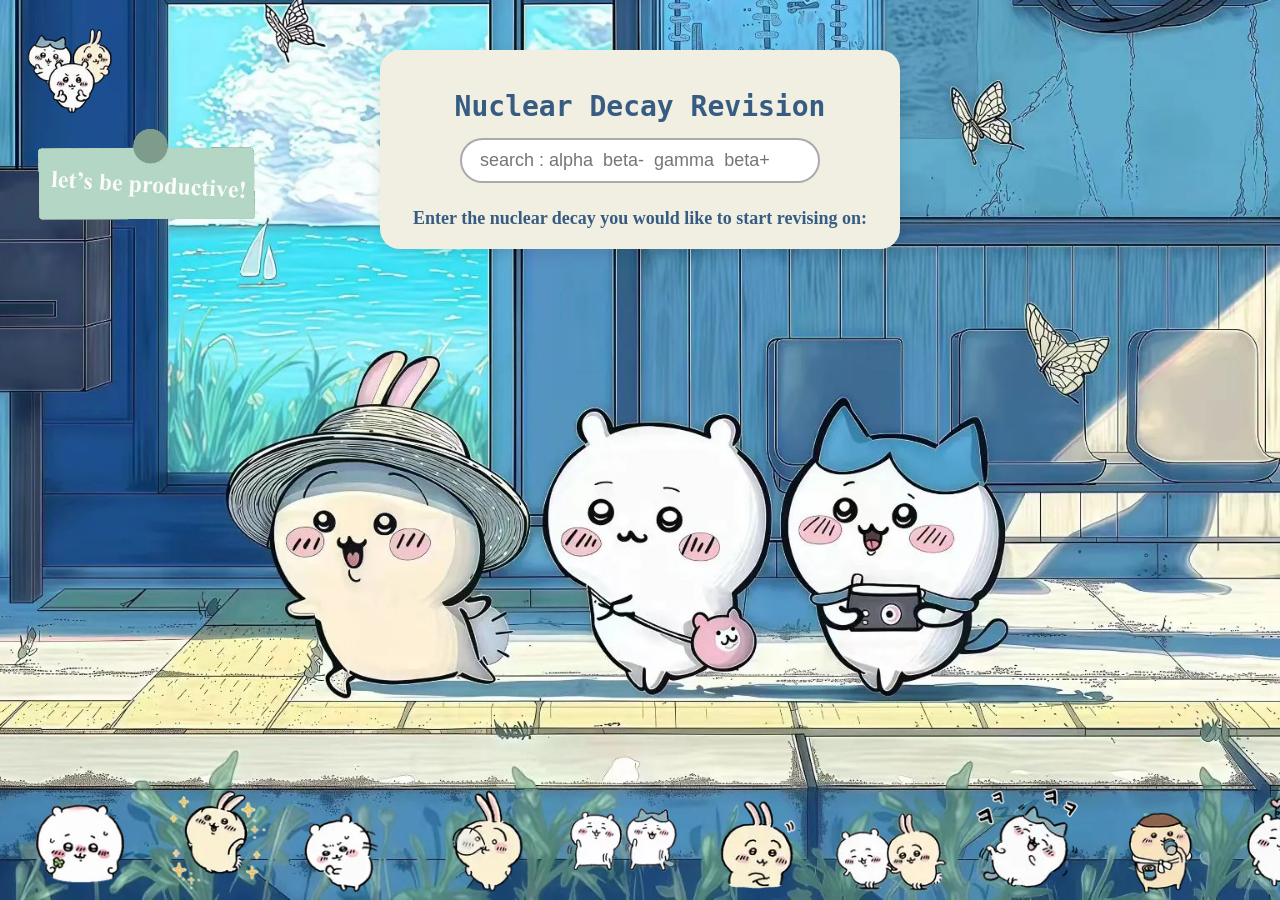
<file: index.html>
<!DOCTYPE html>
<html lang="en">
<head>
  <meta charset="UTF-8">
  <title>Nuclear Decay Revision</title>
  <link rel="stylesheet" href="searchpage.style.css">
</head>
<body>

  <div class="searchpage">

    
    <div class="cloud-rect">
      <h1 class="cloud-title">Nuclear Decay Revision</h1>

      <input
        type="text"
        placeholder="search : alpha  beta-  gamma  beta+"
        class="search-bar"
        id="searchInput"
      >

      
      <h2 class="cloud-subtitle">
        Enter the nuclear decay you would like to start revising on:
      </h2>
    </div>

    
    <div class="left-animation">
      <img src="chiikawa1-copy.webp" alt="copy">
      <img src="usagi1.png" alt="usagi1">
      <img src="chiikawa2.webp" alt="chiikawa2">
      <img src="usagi2.png" alt="usagi2">
      <img src="chiikawa-hachiware.png" alt="chiikawa-hachiware">
      <img src="usagi3.png" alt="usagi three">
      <img src="chiikawa-usagi.png" alt="chiikawa-usagi">
      <img src="hachiware1.png" alt="hachiware1">
      <img src="kuri-manju1.png" alt="kuri-manju1">
      <img src="chiikawa3.png" alt="chiikawa3">
    </div>

    
    <div class="top-left">
      <img src="study-together.png" alt="Chiikawa" class="character" id="chiikawa">
      <div class="quote sticker"><img src="Work With Me Sticker.gif" alt="quotes" ></div>
    </div>

  <script src="script.js"></script>
</body>
</html>
</file>
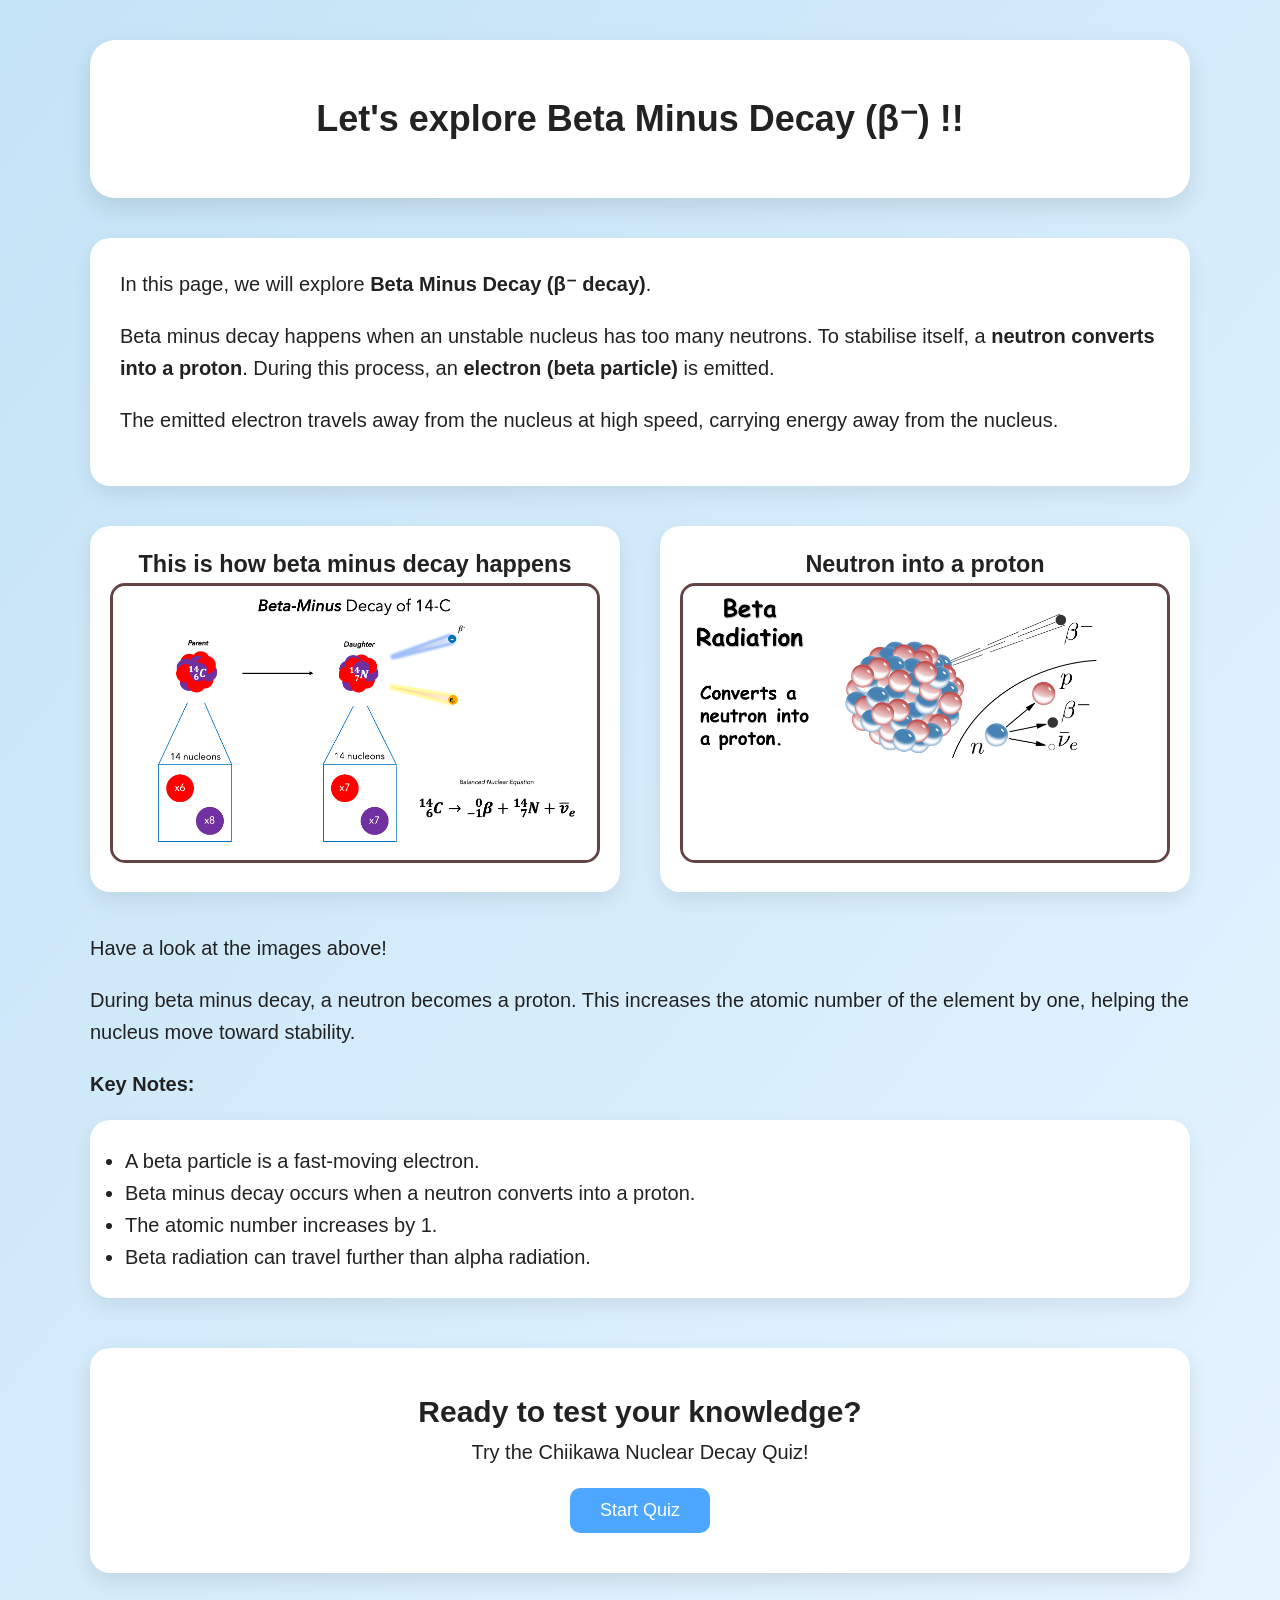
<file: beta minus.html>
<!DOCTYPE html>
<html>
<head>
<meta charset="UTF-8">
<title>Nuclear Physics - Beta Minus Decay</title>
<link rel="stylesheet" href="style.css">
</head>

<body>

<div class="title">
<h1 class="title-text">Let's explore Beta Minus Decay (β⁻) !!</h1>
</div>

<div class="content">

<p>In this page, we will explore <strong>Beta Minus Decay (β⁻ decay)</strong>.</p>

<p>
Beta minus decay happens when an unstable nucleus has too many neutrons.
To stabilise itself, a <strong>neutron converts into a proton</strong>.
During this process, an <strong>electron (beta particle)</strong> is emitted.
</p>

<p>
The emitted electron travels away from the nucleus at high speed,
carrying energy away from the nucleus.
</p>

</div>

<div class="image-row">

<div class="image-box">
<h3>This is how beta minus decay happens</h3>
<img src="beta-1.png">
</div>

<div class="image-box">
<h3>Neutron into a proton</h3>
<img src="beta-2.png">
</div>

</div>

<p>Have a look at the images above!</p>

<p>
During beta minus decay, a neutron becomes a proton.
This increases the atomic number of the element by one,
helping the nucleus move toward stability.
</p>

<p><strong>Key Notes:</strong></p>

<ul>
<li>A beta particle is a fast-moving electron.</li>
<li>Beta minus decay occurs when a neutron converts into a proton.</li>
<li>The atomic number increases by 1.</li>
<li>Beta radiation can travel further than alpha radiation.</li>
</ul>

<div class="quiz-start">
<h2>Ready to test your knowledge?</h2>
<p>Try the Chiikawa Nuclear Decay Quiz!</p>
<button id="startQuiz">Start Quiz</button>
</div>

<div class="quiz-container" id="quizBox">
<h2>Chiikawa Beta Minus Quiz</h2>

<p id="questionNumber"></p>
<p class="question" id="questionText"></p>

<div class="answers" id="answerButtons"></div>

<p id="feedback"></p>
<p class="score">Score: <span id="score">0</span></p>

<div class="chiikawa-box">
<img id="chiikawa" src="loading.gif">
<p id="chiikawaText">Let's try the question!</p>
</div>

</div>

<audio id="goodSound" src="https://www.soundjay.com/human/sounds/applause-01.mp3"></audio>
<audio id="sadSound" src="https://www.soundjay.com/button/sounds/button-10.mp3"></audio>

<script>

const quizQuestions = [

{question:"What particle is emitted during beta minus decay?",answers:["Electron","Positron","Alpha particle","Neutron"],correct:"Electron"},

{question:"In beta minus decay, what does a neutron change into?",answers:["Proton","Electron","Alpha particle","Gamma ray"],correct:"Proton"},

{question:"What is a beta minus particle?",answers:["Positive electron","Negative electron","Neutron","Photon"],correct:"Negative electron"},

{question:"Beta minus decay happens when the nucleus has too many?",answers:["Protons","Neutrons","Electrons","Atoms"],correct:"Neutrons"},

{question:"What happens to the atomic number in beta minus decay?",answers:["Increases by 1","Decreases by 1","Does not change","Increases by 2"],correct:"Increases by 1"},

{question:"What happens to the mass number during beta minus decay?",answers:["Increases","Decreases","Stays the same","Doubles"],correct:"Stays the same"},

{question:"Which equation represents beta minus decay?",answers:["p → n + e⁺","n → p + e⁻","p → n + α","n → p + γ"],correct:"n → p + e⁻"},

{question:"Why does beta minus decay occur?",answers:["To lose electrons","To become more stable","To increase charge","To remove protons"],correct:"To become more stable"},

{question:"Where does beta minus decay occur?",answers:["Electron shell","Nucleus","Outside atom","Energy field"],correct:"Nucleus"},

{question:"What happens to the number of protons after beta minus decay?",answers:["Increases","Decreases","Stays the same","Doubles"],correct:"Increases"}

];

let currentQuestion=0;
let score=0;

const startButton=document.getElementById("startQuiz");
const quizBox=document.getElementById("quizBox");
const questionNumber=document.getElementById("questionNumber");
const questionText=document.getElementById("questionText");
const answerButtons=document.getElementById("answerButtons");
const feedback=document.getElementById("feedback");
const scoreText=document.getElementById("score");
const chiikawa=document.getElementById("chiikawa");
const chiikawaText=document.getElementById("chiikawaText");

startButton.onclick=()=>{
quizBox.style.display="block";
startButton.parentElement.style.display="none";
showQuestion();
};

function showQuestion(){

const current=quizQuestions[currentQuestion];

questionNumber.textContent="Question "+(currentQuestion+1)+" of "+quizQuestions.length;
questionText.textContent=current.question;
answerButtons.innerHTML="";

current.answers.forEach(ans=>{
const button=document.createElement("button");
button.classList.add("answer");
button.textContent=ans;
button.onclick=()=>selectAnswer(ans);
answerButtons.appendChild(button);
});

}

function selectAnswer(answer){

const current=quizQuestions[currentQuestion];
let delay=1500;

if(answer===current.correct){

score++;
scoreText.textContent=score;
feedback.textContent="Correct!";
chiikawa.src="images/happy.webp";
chiikawaText.textContent="Good job!!";

}else{

feedback.textContent="Not quite!";
chiikawa.src="thinking.gif";
chiikawaText.textContent="Oh... try again next time!";
delay=3000;

}

setTimeout(()=>{

currentQuestion++;

if(currentQuestion<quizQuestions.length){

showQuestion();
feedback.textContent="";
chiikawa.src="loading.gif";

}else{

questionText.textContent="Quiz finished! Score: "+score+"/"+quizQuestions.length;
answerButtons.innerHTML="";
chiikawa.src="master.webp";
chiikawaText.textContent="Well done!";

}

},delay);

}

</script>

</body>
</html>
</file>
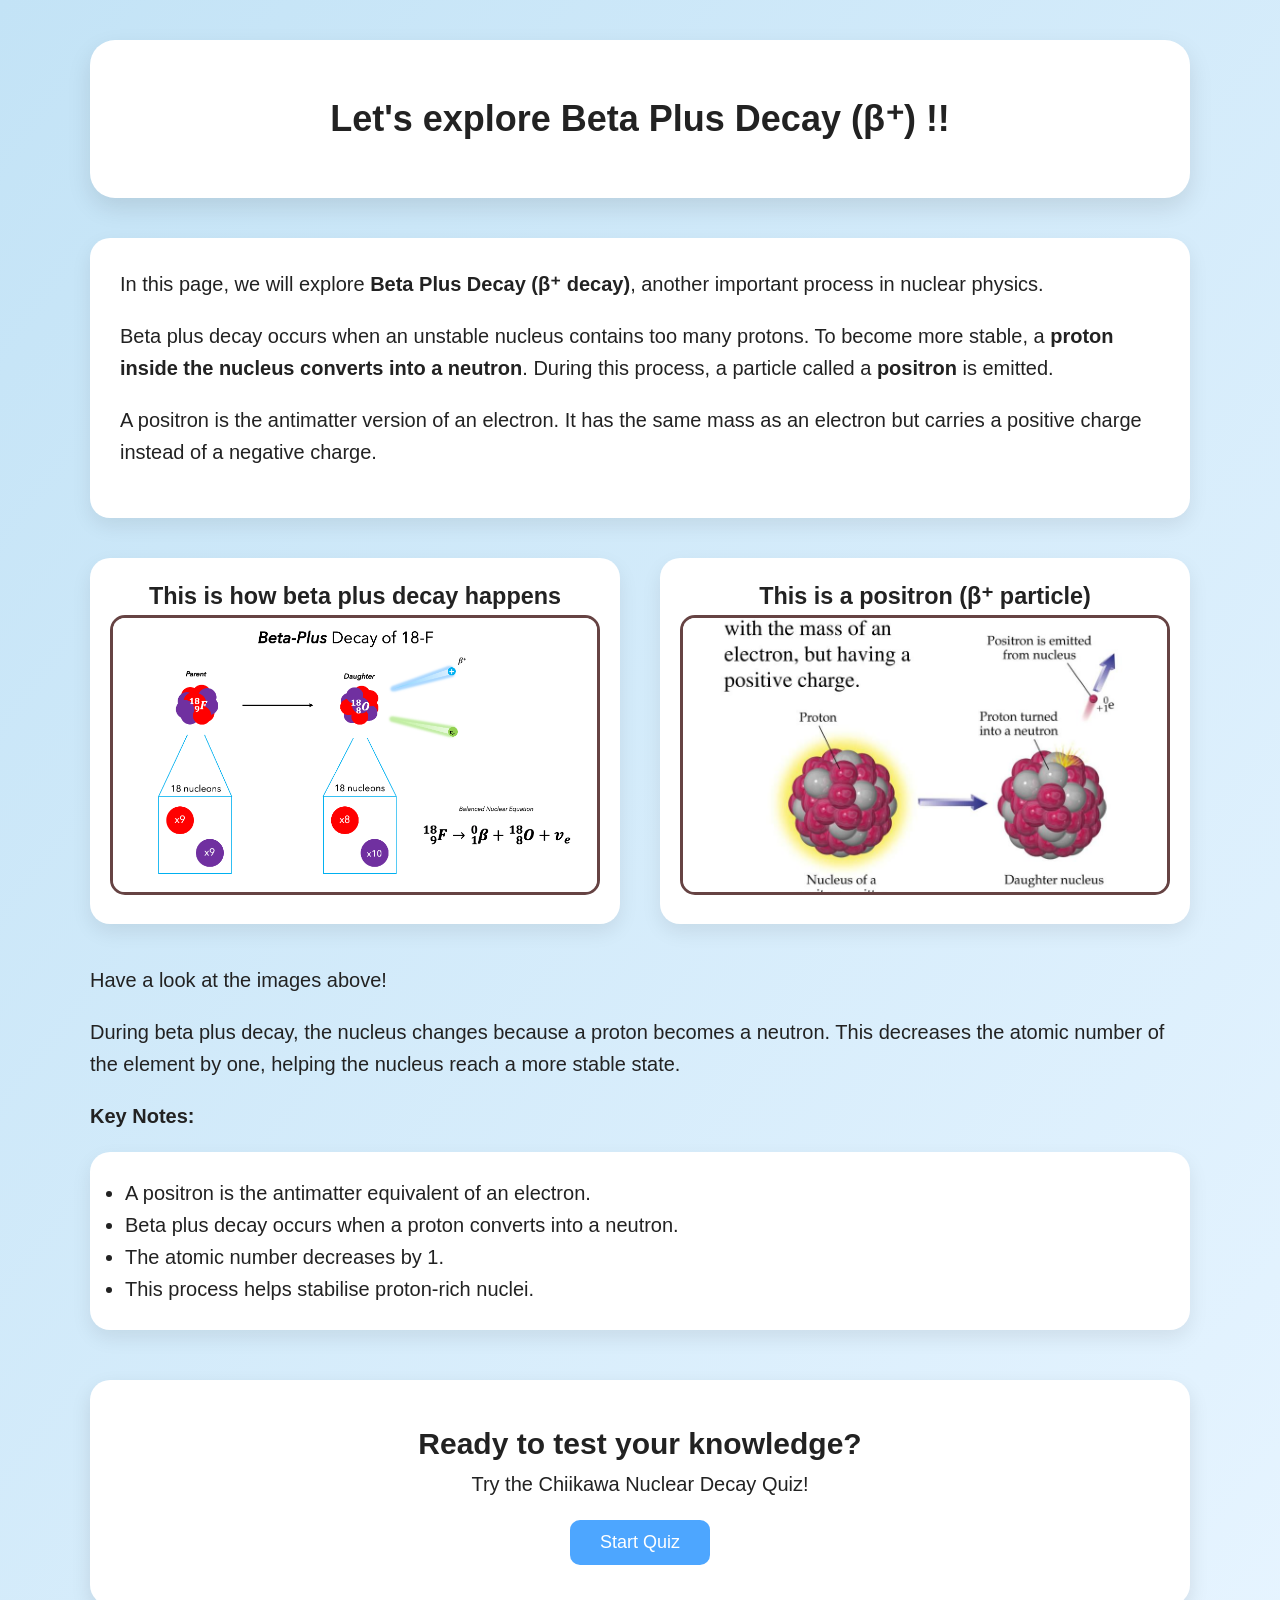
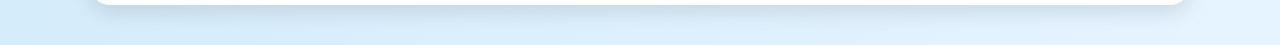
<file: beta plus.html>
<!DOCTYPE html>
<html>
<head>
<meta charset="UTF-8">
<title>Nuclear Physics - Beta Plus Decay</title>
<link rel="stylesheet" href="style.css">
</head>

<body>

<div class="title">
<h1 class="title-text">Let's explore Beta Plus Decay (β⁺) !!</h1>
</div>

<div class="content">

<p>In this page, we will explore <strong>Beta Plus Decay (β⁺ decay)</strong>, another important process in nuclear physics.</p>

<p>
Beta plus decay occurs when an unstable nucleus contains too many protons.
To become more stable, a <strong>proton inside the nucleus converts into a neutron</strong>.
During this process, a particle called a <strong>positron</strong> is emitted.
</p>

<p>
A positron is the antimatter version of an electron. It has the same mass as an
electron but carries a positive charge instead of a negative charge.
</p>

</div>

<div class="image-row">

<div class="image-box">
<h3>This is how beta plus decay happens</h3>
<img src="beta plus 1.png">
</div>

<div class="image-box">
<h3>This is a positron (β⁺ particle)</h3>
<img src="beta plus 2.jpg">
</div>

</div>

<p>Have a look at the images above!</p>

<p>
During beta plus decay, the nucleus changes because a proton becomes a neutron.
This decreases the atomic number of the element by one, helping the nucleus
reach a more stable state.
</p>

<p><strong>Key Notes:</strong></p>

<ul>
<li>A positron is the antimatter equivalent of an electron.</li>
<li>Beta plus decay occurs when a proton converts into a neutron.</li>
<li>The atomic number decreases by 1.</li>
<li>This process helps stabilise proton-rich nuclei.</li>
</ul>


<div class="quiz-start">
<h2>Ready to test your knowledge?</h2>
<p>Try the Chiikawa Nuclear Decay Quiz!</p>
<button id="startQuiz">Start Quiz</button>
</div>

<div class="quiz-container" id="quizBox">
<h2>Chiikawa Beta Plus Quiz</h2>

<p id="questionNumber"></p>
<p class="question" id="questionText"></p>

<div class="answers" id="answerButtons"></div>

<p id="feedback"></p>
<p class="score">Score: <span id="score">0</span></p>

<div class="chiikawa-box">
<img id="chiikawa" src="loading.gif">
<p id="chiikawaText">Let's try the question!</p>
</div>

</div>

<audio id="goodSound" src="https://www.soundjay.com/human/sounds/applause-01.mp3"></audio>
<audio id="sadSound" src="https://www.soundjay.com/button/sounds/button-10.mp3"></audio>

<script>

const quizQuestions = [

{question:"What particle is emitted during beta plus decay?",answers:["Electron","Positron","Alpha particle","Neutron"],correct:"Positron"},

{question:"In beta plus decay, what does a proton change into?",answers:["Neutron","Electron","Alpha particle","Gamma ray"],correct:"Neutron"},

{question:"What is a positron?",answers:["Negative electron","Positive electron","Neutron","Photon"],correct:"Positive electron"},

{question:"Beta plus decay happens when the nucleus has too many?",answers:["Neutrons","Protons","Electrons","Atoms"],correct:"Protons"},

{question:"What happens to the atomic number in beta plus decay?",answers:["Increases by 1","Decreases by 1","Does not change","Increases by 2"],correct:"Decreases by 1"},

{question:"Beta plus decay helps the nucleus become?",answers:["Bigger","More stable","Hotter","Heavier"],correct:"More stable"},

{question:"Which particle is antimatter of the electron?",answers:["Proton","Positron","Neutron","Photon"],correct:"Positron"},

{question:"Beta plus decay occurs inside the?",answers:["Electron shell","Nucleus","Atom cloud","Energy field"],correct:"Nucleus"},

{question:"Which particle changes into a neutron?",answers:["Electron","Proton","Photon","Alpha particle"],correct:"Proton"},

{question:"Why does beta plus decay occur?",answers:["To gain electrons","To become stable","To create energy","To remove neutrons"],correct:"To become stable"}

];

let currentQuestion=0;
let score=0;

const startButton=document.getElementById("startQuiz");
const quizBox=document.getElementById("quizBox");
const questionNumber=document.getElementById("questionNumber");
const questionText=document.getElementById("questionText");
const answerButtons=document.getElementById("answerButtons");
const feedback=document.getElementById("feedback");
const scoreText=document.getElementById("score");
const chiikawa=document.getElementById("chiikawa");
const chiikawaText=document.getElementById("chiikawaText");

startButton.onclick=()=>{
quizBox.style.display="block";
startButton.parentElement.style.display="none";
showQuestion();
};

function showQuestion(){

const current=quizQuestions[currentQuestion];

questionNumber.textContent="Question "+(currentQuestion+1)+" of "+quizQuestions.length;
questionText.textContent=current.question;
answerButtons.innerHTML="";

current.answers.forEach(ans=>{
const button=document.createElement("button");
button.classList.add("answer");
button.textContent=ans;
button.onclick=()=>selectAnswer(ans);
answerButtons.appendChild(button);
});

}

function selectAnswer(answer){

const current=quizQuestions[currentQuestion];
let delay=1500;

if(answer===current.correct){

score++;
scoreText.textContent=score;
feedback.textContent="Correct!";
chiikawa.src="happy.webp";
chiikawaText.textContent="Good job!!";

}else{

feedback.textContent="Not quite!";
chiikawa.src="thinking.gif";
chiikawaText.textContent="Oh... try again next time!";
delay=3000;

}

setTimeout(()=>{

currentQuestion++;

if(currentQuestion<quizQuestions.length){

showQuestion();
feedback.textContent="";
chiikawa.src="loading.gif";

}else{

questionText.textContent="Quiz finished! Score: "+score+"/"+quizQuestions.length;
answerButtons.innerHTML="";
chiikawa.src="master.webp";
chiikawaText.textContent="Well done!";

}

},delay);

}

</script>

</body>
</html>
</file>
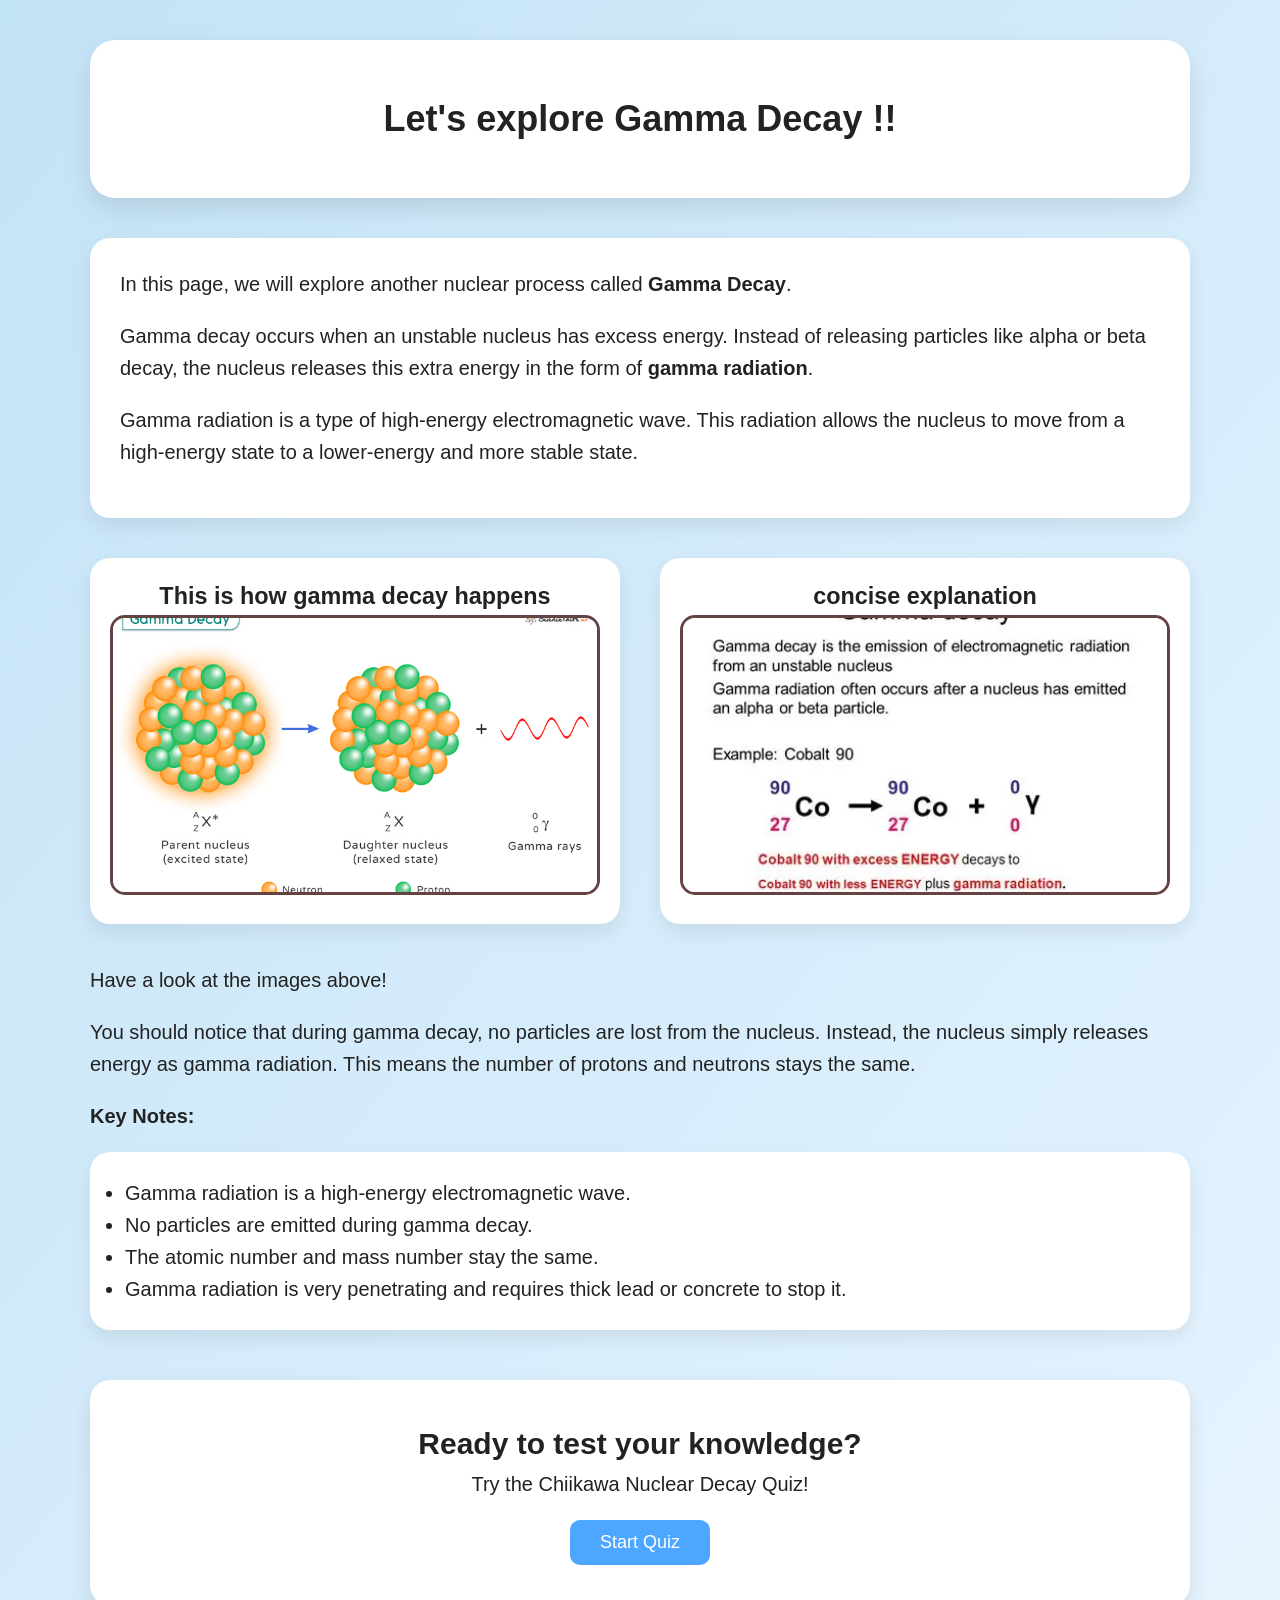
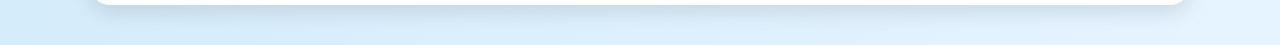
<file: gamma.html>
<!DOCTYPE html>
<html>
<head>
<meta charset="UTF-8">
<title>Nuclear Physics - Gamma Decay</title>
<link rel="stylesheet" href="style.css">
</head>

<body>

<div class="title">
<h1 class="title-text">Let's explore Gamma Decay !!</h1>
</div>

<div class="content">

<p>In this page, we will explore another nuclear process called <strong>Gamma Decay</strong>.</p>

<p>
Gamma decay occurs when an unstable nucleus has excess energy.
Instead of releasing particles like alpha or beta decay, the nucleus
releases this extra energy in the form of <strong>gamma radiation</strong>.
</p>

<p>
Gamma radiation is a type of high-energy electromagnetic wave.
This radiation allows the nucleus to move from a high-energy
state to a lower-energy and more stable state.
</p>

</div>

<div class="image-row">

<div class="image-box">
<h3>This is how gamma decay happens</h3>
<img src="gamma22.jpg">
</div>

<div class="image-box">
<h3>concise explanation</h3>
<img src="gamma11.webp">
</div>

</div>

<p>Have a look at the images above!</p>

<p>
You should notice that during gamma decay, no particles are lost from the
nucleus. Instead, the nucleus simply releases energy as gamma radiation.
This means the number of protons and neutrons stays the same.
</p>

<p><strong>Key Notes:</strong></p>

<ul>
<li>Gamma radiation is a high-energy electromagnetic wave.</li>
<li>No particles are emitted during gamma decay.</li>
<li>The atomic number and mass number stay the same.</li>
<li>Gamma radiation is very penetrating and requires thick lead or concrete to stop it.</li>
</ul>


<div class="quiz-start">

<h2>Ready to test your knowledge?</h2>
<p>Try the Chiikawa Nuclear Decay Quiz!</p>

<button id="startQuiz">Start Quiz</button>

</div>


<div class="quiz-container" id="quizBox">

<h2>Chiikawa Gamma Decay Quiz</h2>

<p id="questionNumber"></p>

<p class="question" id="questionText"></p>

<div class="answers" id="answerButtons"></div>

<p id="feedback"></p>

<p class="score">Score: <span id="score">0</span></p>

<div class="chiikawa-box">

<img id="chiikawa" src="loading.gif">

<p id="chiikawaText">Let's try the question!</p>

</div>

</div>


<audio id="goodSound" src="https://www.soundjay.com/human/sounds/applause-01.mp3"></audio>
<audio id="sadSound" src="https://www.soundjay.com/button/sounds/button-10.mp3"></audio>

<script>

const quizQuestions = [

{
question:"What is emitted during gamma decay?",
answers:["Alpha particle","Electron","Energy as gamma radiation","Neutron"],
correct:"Energy as gamma radiation"
},

{
question:"Gamma radiation is a type of what?",
answers:["Electromagnetic wave","Solid particle","Gas","Liquid"],
correct:"Electromagnetic wave"
},

{
question:"During gamma decay, what happens to the atomic number?",
answers:["Increases","Decreases","Stays the same","Doubles"],
correct:"Stays the same"
},

{
question:"During gamma decay, what happens to the mass number?",
answers:["Increases","Decreases","Stays the same","Disappears"],
correct:"Stays the same"
},

{
question:"Gamma decay happens because the nucleus has too much?",
answers:["Energy","Electrons","Mass","Atoms"],
correct:"Energy"
},

{
question:"Gamma radiation is best described as?",
answers:["High-energy light","Heavy particle","Liquid particle","Gas"],
correct:"High-energy light"
},

{
question:"Which type of radiation is the most penetrating?",
answers:["Alpha","Beta","Gamma","Neutron"],
correct:"Gamma"
},

{
question:"What material is commonly used to stop gamma radiation?",
answers:["Paper","Plastic","Lead","Glass"],
correct:"Lead"
},

{
question:"Gamma decay usually happens after which other decays?",
answers:["Alpha or beta decay","Chemical reactions","Combustion","Fusion"],
correct:"Alpha or beta decay"
},

{
question:"Why does gamma decay occur?",
answers:["To remove protons","To release extra energy","To remove electrons","To increase mass"],
correct:"To release extra energy"
}

];

let currentQuestion = 0;
let score = 0;

const startButton = document.getElementById("startQuiz");
const quizBox = document.getElementById("quizBox");
const questionNumber = document.getElementById("questionNumber");
const questionText = document.getElementById("questionText");
const answerButtons = document.getElementById("answerButtons");
const feedback = document.getElementById("feedback");
const scoreText = document.getElementById("score");

const chiikawa = document.getElementById("chiikawa");
const chiikawaText = document.getElementById("chiikawaText");

startButton.onclick = () => {

quizBox.style.display = "block";
startButton.parentElement.style.display = "none";

showQuestion();

};

function showQuestion(){

const current = quizQuestions[currentQuestion];

questionNumber.textContent =
"Question " + (currentQuestion + 1) + " of " + quizQuestions.length;

questionText.textContent = current.question;

answerButtons.innerHTML = "";

current.answers.forEach(ans => {

const button = document.createElement("button");

button.classList.add("answer");

button.textContent = ans;

button.onclick = () => selectAnswer(ans);

answerButtons.appendChild(button);

});

}

function selectAnswer(answer){

const current = quizQuestions[currentQuestion];

let delay = 1500;

if(answer === current.correct){

score++;

scoreText.textContent = score;

feedback.textContent = "Correct!";

chiikawa.src = "happy.webp";

chiikawaText.textContent = "Good job!!";

document.getElementById("goodSound").play();

}

else{

feedback.textContent = "Not quite!";

chiikawa.src = "sad.webp";

chiikawaText.textContent = "Oh... next time try harder!";

document.getElementById("sadSound").play();

delay = 3000;

}

setTimeout(()=>{

currentQuestion++;

if(currentQuestion < quizQuestions.length){

showQuestion();

feedback.textContent="";

chiikawa.src="loading.gif";

}

else{

questionText.textContent =
"Quiz finished! Score: " + score + " / " + quizQuestions.length;

answerButtons.innerHTML="";

chiikawa.src="happy.webp";

chiikawaText.textContent="You finished the quiz!";

}

}, delay);

}

</script>

</body>
</html>
</file>
<file: searchpage.style.css>
* {
  box-sizing: border-box;
  margin: 0;
  padding: 0;
}


.searchpage {
  position: relative;
  min-height: 100vh;
  text-align: center;
  background-image: url("bluesky.jpg");
  background-size: cover;
  background-repeat: no-repeat;
  background-position: center;

  display: flex;
  flex-direction: column;
  align-items: center;
  justify-content: flex-start;
  padding-top: 30px;
}


.cloud-rect {
  background-color: #f1eee2;
  width: 520px;
  max-width: 95%;
  padding: 40px 30px 20px 30px;
  border-radius: 20px;
  display: flex;
  flex-direction: column;
  align-items: center;
  gap: 15px;
  margin-top: 20px;
  box-shadow: 0 5px 15px rgba(0,0,0,0.1);
}


.cloud-title {
  font-family: monospace;
  font-size: 28px;
  color: rgb(55, 92, 130);
  text-align: center;
}


.search-bar {
  padding: 10px 18px;
  border-radius: 25px;
  border: 2px solid #aaa;
  width: 360px;
  font-size: 18px;
}


.cloud-subtitle {
  font-size: 18px;
  color: rgb(55, 92, 130);
  margin-top: 10px;
  text-align: center;
}


.left-animation {
  position: fixed;
  bottom: 0;
  left: 20px;
  display: flex;
  flex-direction: row;
  gap: 15px;
  z-index: 10;
  margin: 0;
  padding: 0;
}

.left-animation img {
  display: block;
  width: 120px;
  height: auto;
  margin: 0;
  padding: 0;
  animation: bounce 2s infinite ease-in-out;
}

@keyframes bounce {
  0%, 100% { transform: translateY(0); }
  50% { transform: translateY(-10px); }
}



.top-left {
  position: fixed;   
  top: 20px;
  left: 20px;
  display: flex;
  flex-direction: column; 
  gap: 1px;             
  z-index: 1000;        
}


.top-left img:first-child {
  width: 100px;    
  height: auto;    
}


.top-left img:last-child {
  width: 250px;    
  height: auto;    
}
</file>
<file: style.css>
*{
box-sizing:border-box;
margin:0;
padding:0;
}

body{
font-family:'Franklin Gothic Medium','Arial Narrow',Arial,sans-serif;
background:linear-gradient(to bottom right,#c3e3f6,#e6f4ff);
color:#222;
padding:40px 20px;
font-size:20px;
line-height:1.6;
}

body>*{
max-width:1100px;
margin-left:auto;
margin-right:auto;
}

.title{
background:white;
padding:50px 30px;
border-radius:25px;
text-align:center;
margin-bottom:40px;
box-shadow:0 10px 25px rgba(0,0,0,0.1);
transition:0.3s;
cursor:pointer;
}

.title:hover{
transform:scale(1.05);
box-shadow:0 20px 40px rgba(0,0,0,0.2);
}

.title-text{
font-size:36px;
}

.content{
background:white;
padding:30px;
border-radius:20px;
margin-bottom:40px;
box-shadow:0 8px 20px rgba(0,0,0,0.08);
}

p{
margin-bottom:20px;
}

.image-row{
display:flex;
gap:40px;
flex-wrap:wrap;
margin-bottom:40px;
}

.image-box{
flex:1;
min-width:300px;
background:white;
padding:20px;
border-radius:20px;
box-shadow:0 8px 20px rgba(0,0,0,0.08);
text-align:center;
transition:0.3s;
}

.image-box:hover{
transform:translateY(-8px);
}

.image-box img{
width:100%;
height:280px;
object-fit:cover;
border-radius:15px;
border:3px solid #664343;
}

ul{
background:white;
padding:25px 35px;
border-radius:20px;
box-shadow:0 8px 20px rgba(0,0,0,0.08);
margin-bottom:40px;
}

.quiz-start{
text-align:center;
background:white;
padding:40px;
border-radius:20px;
margin-top:50px;
box-shadow:0 8px 20px rgba(0,0,0,0.1);
}

.quiz-start button{
padding:12px 30px;
font-size:18px;
border:none;
border-radius:10px;
background:#4da6ff;
color:white;
cursor:pointer;
}

.quiz-start button:hover{
background:#2d8cff;
transform:scale(1.05);
}

.quiz-container{
display:none;
margin-top:40px;
background:white;
padding:40px;
border-radius:20px;
box-shadow:0 10px 25px rgba(0,0,0,0.1);
text-align:center;
}

.question{
font-size:22px;
margin-bottom:20px;
}

.answers{
display:flex;
flex-direction:column;
gap:15px;
}

.answers button{
padding:12px;
border:none;
border-radius:10px;
background:#e6f2ff;
font-size:18px;
cursor:pointer;
}

.answers button:hover{
background:#cce5ff;
}

#feedback{
margin-top:20px;
font-weight:bold;
}

.score{
margin-top:20px;
font-size:20px;
}

.chiikawa-box{
margin-top:25px;
text-align:center;
}

.chiikawa-box img{
width:140px;
}

#chiikawaText{
margin-top:10px;
font-size:18px;
}
</file>
